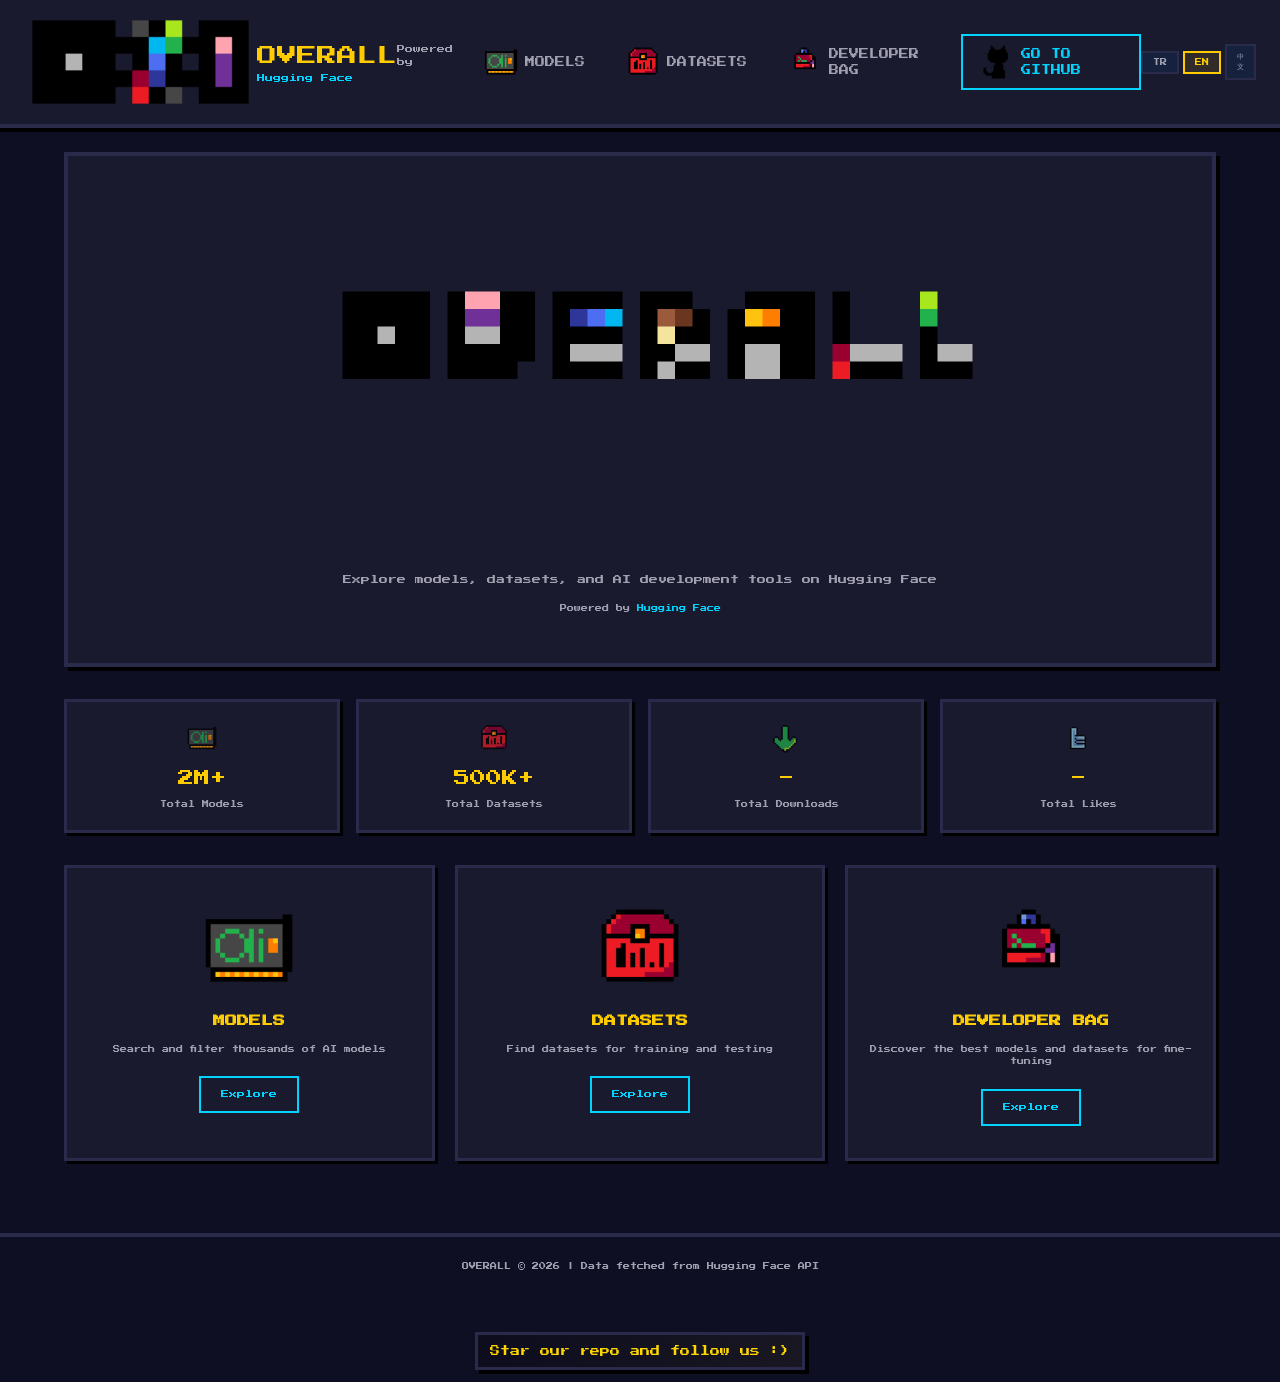
<file: index.html>
﻿<!DOCTYPE html>
<html lang="en">
<head>
  <meta charset="UTF-8">
  <meta name="viewport" content="width=device-width, initial-scale=1.0">
  <title>Overall</title>
  <link rel="icon" type="image/png" sizes="32x32" href="Logos/Overall_Small_Logo.png">
  <link rel="stylesheet" href="css/style.css">
</head>
<body>
  <nav class="navbar">
    <a href="index.html" class="navbar-brand">
      <img src="Logos/Overall_Small_Logo.png" alt="Overall">
      <div class="navbar-brand-text">
        <span>OVERALL</span>
        <small class="navbar-powered">Powered by <a href="https://huggingface.co" target="_blank">Hugging Face</a></small>
      </div>
    </a>
    <div class="navbar-links">
      <a href="models.html"><img src="Icons/Pages/Overall_Models_Icon.png" class="nav-icon"><span data-i18n="nav_models">MODELS</span></a>
      <a href="datasets.html"><img src="Icons/Pages/Overall_Datasets_Icon.png" class="nav-icon"><span data-i18n="nav_datasets">DATASETS</span></a>
      <a href="developer.html"><img src="Icons/Pages/Overall_Developer_Bag_Icon.png" class="nav-icon"><span data-i18n="nav_developer">DEVELOPER BAG</span></a>
      <a href="https://github.com/articipate/Overall" target="_blank" class="nav-github-btn"><img src="Icons/Pages/Overall_GitHub_Icon.png" class="nav-icon"><span>GO TO GITHUB</span></a>
    </div>
  </nav>

  <div class="container">
    <div class="hero">
      <img src="Logos/Overall_Long_Logo.png" alt="Overall" class="hero-logo">
      <p class="hero-desc" data-i18n="hero_desc">Hugging Face uzerindeki modelleri, datasetleri ve AI gelistirme araclarini kesfedin</p>
      <p class="hero-powered">Powered by <a href="https://huggingface.co" target="_blank">Hugging Face</a></p>
    </div>

    <div class="stats-bar">
      <div class="stats-card">
        <img src="Icons/Pages/Overall_Models_Icon.png" class="stats-card-icon" alt="Models">
        <span class="stats-card-value" id="stat-models">...</span>
        <span class="stats-card-label" data-i18n="stat_total_models">Toplam Model</span>
      </div>
      <div class="stats-card">
        <img src="Icons/Pages/Overall_Datasets_Icon.png" class="stats-card-icon" alt="Datasets">
        <span class="stats-card-value" id="stat-datasets">...</span>
        <span class="stats-card-label" data-i18n="stat_total_datasets">Toplam Dataset</span>
      </div>
      <div class="stats-card">
        <img src="Icons/Cards/Overall_Total_Dowloading_Icon.png" class="stats-card-icon" alt="Downloads">
        <span class="stats-card-value" id="stat-downloads">...</span>
        <span class="stats-card-label" data-i18n="stat_total_downloads">Toplam Indirme</span>
      </div>
      <div class="stats-card">
        <img src="Icons/Cards/Overall_Total_Likes_Icon.png" class="stats-card-icon" alt="Likes">
        <span class="stats-card-value" id="stat-likes">...</span>
        <span class="stats-card-label" data-i18n="stat_total_likes">Toplam Begeni</span>
      </div>
    </div>

    <div class="home-cards">
      <a href="models.html" class="home-card">
        <img src="Icons/Pages/Overall_Models_Icon.png" class="home-card-icon" alt="Models">
        <h3 data-i18n="nav_models">MODELS</h3>
        <p data-i18n="home_models_desc">Binlerce AI modelini arayin ve filtreleyin</p>
        <span class="home-card-btn" data-i18n="home_explore">Kesfet</span>
      </a>
      <a href="datasets.html" class="home-card">
        <img src="Icons/Pages/Overall_Datasets_Icon.png" class="home-card-icon" alt="Datasets">
        <h3 data-i18n="nav_datasets">DATASETS</h3>
        <p data-i18n="home_datasets_desc">Egitim ve test icin datasetleri bulun</p>
        <span class="home-card-btn" data-i18n="home_explore">Kesfet</span>
      </a>
      <a href="developer.html" class="home-card">
        <img src="Icons/Pages/Overall_Developer_Bag_Icon.png" class="home-card-icon" alt="Developer Bag">
        <h3 data-i18n="nav_developer">DEVELOPER BAG</h3>
        <p data-i18n="home_dev_desc">Fine-tuning icin en iyi model ve datasetleri kesfedin</p>
        <span class="home-card-btn" data-i18n="home_explore">Kesfet</span>
      </a>
    </div>
  </div>

  <footer class="footer" data-i18n-html="footer">
    OVERALL &copy; 2026 | Veriler Hugging Face API ile cekilmektedir
  </footer>

  <script src="js/config.js"></script>
  <script src="js/api.js"></script>
  <script src="js/stats.js"></script>
  <script src="js/i18n.js"></script>
  <script src="js/nav.js"></script>
  <footer class="pixel-footer">
    <a href="https://github.com/articipate/Overall" target="_blank">Star our repo and follow us :)</a>
  </footer>
</body>
</html>
</file>
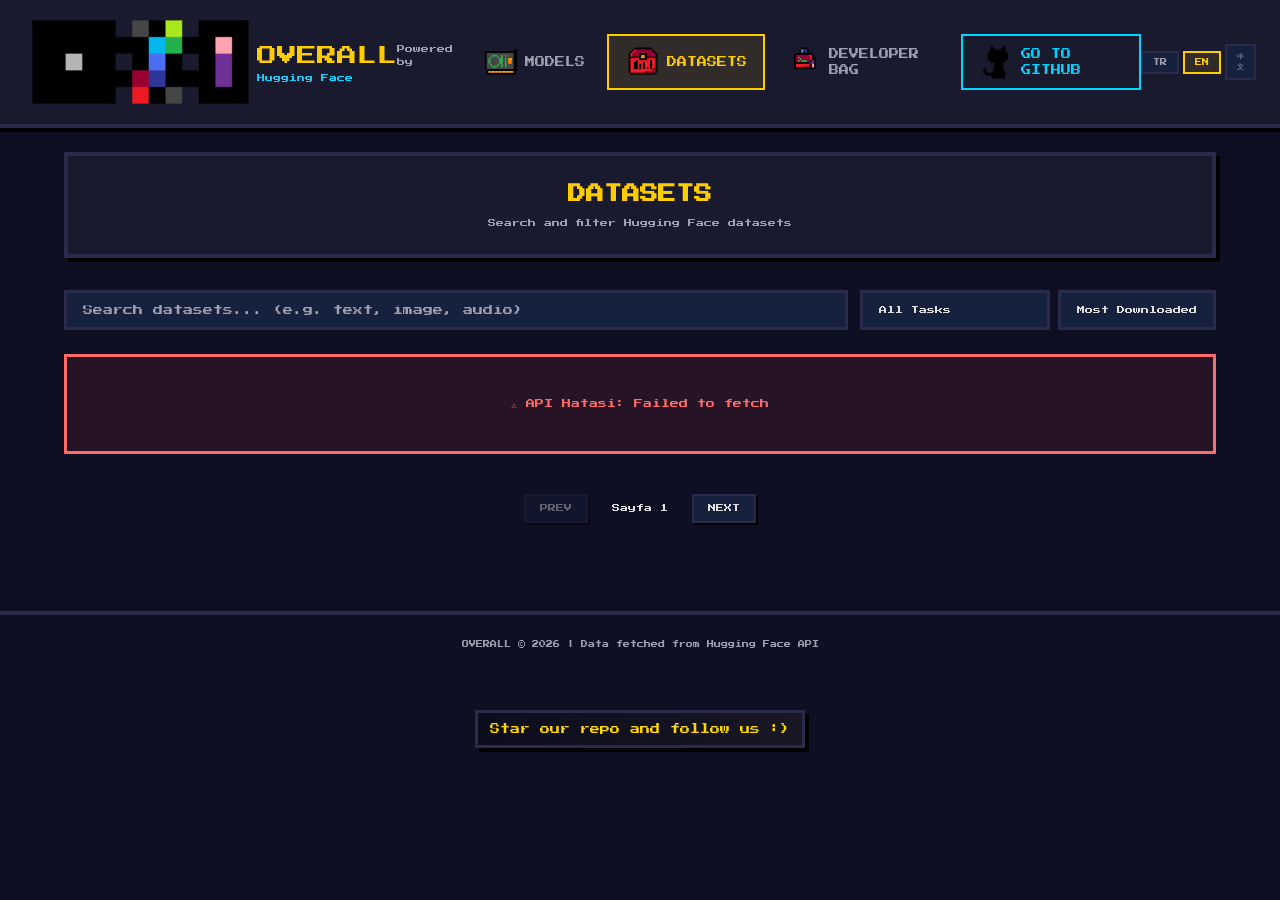
<file: datasets.html>
﻿<!DOCTYPE html>
<html lang="tr">
<head>
  <meta charset="UTF-8">
  <meta name="viewport" content="width=device-width, initial-scale=1.0">
  <title>Overall - Datasets</title>
  <link rel="icon" type="image/png" sizes="32x32" href="Logos/Overall_Small_Logo.png">
  <link rel="stylesheet" href="css/style.css">
</head>
<body>
  <nav class="navbar">
    <a href="index.html" class="navbar-brand">
      <img src="Logos/Overall_Small_Logo.png" alt="Overall">
      <div class="navbar-brand-text">
        <span>OVERALL</span>
        <small class="navbar-powered">Powered by <a href="https://huggingface.co" target="_blank">Hugging Face</a></small>
      </div>
    </a>
    <div class="navbar-links">
      <a href="models.html"><img src="Icons/Pages/Overall_Models_Icon.png" class="nav-icon"><span data-i18n="nav_models">MODELS</span></a>
      <a href="datasets.html"><img src="Icons/Pages/Overall_Datasets_Icon.png" class="nav-icon"><span data-i18n="nav_datasets">DATASETS</span></a>
      <a href="developer.html"><img src="Icons/Pages/Overall_Developer_Bag_Icon.png" class="nav-icon"><span data-i18n="nav_developer">DEVELOPER BAG</span></a>
      <a href="https://github.com/articipate/Overall" target="_blank" class="nav-github-btn"><img src="Icons/Pages/Overall_GitHub_Icon.png" class="nav-icon"><span>GO TO GITHUB</span></a>
    </div>
  </nav>

  <div class="container">
    <div class="page-header">
      <h1 data-i18n="datasets_title">DATASETS</h1>
      <p data-i18n="datasets_desc">Hugging Face datasetlerini arayin ve filtreleyin</p>
    </div>

    <div class="controls">
      <div class="search-box">
        <input type="text" id="search-input" data-i18n="search_datasets" placeholder="Dataset ara... (ornek: text, image, audio)">
      </div>
      <div class="filter-group">
        <select id="task-filter" class="filter-select">
          <option value="" data-i18n="all_tasks">Tum Gorevler</option>
          <option value="text-classification" data-i18n="task_text_classification">Text Classification</option>
          <option value="text-generation" data-i18n="task_text_generation">Text Generation</option>
          <option value="question-answering" data-i18n="task_question_answering">Question Answering</option>
          <option value="summarization" data-i18n="task_summarization">Summarization</option>
          <option value="translation" data-i18n="task_translation">Translation</option>
          <option value="image-classification" data-i18n="task_image_classification">Image Classification</option>
          <option value="object-detection" data-i18n="task_object_detection">Object Detection</option>
          <option value="speech-recognition" data-i18n="task_speech_recognition">Speech Recognition</option>
          <option value="token-classification">Token Classification</option>
          <option value="conversational" data-i18n="task_conversational">Conversational</option>
          <option value="fill-mask" data-i18n="task_fill_mask">Fill Mask</option>
        </select>
        <select id="sort-filter" class="filter-select">
          <option value="downloads" data-i18n="most_downloaded">En Cok Indirilen</option>
          <option value="likes" data-i18n="most_liked">En Cok Begenilen</option>
          <option value="lastModified" data-i18n="last_updated">Son Guncellenen</option>
        </select>
      </div>
    </div>

    <div id="datasets-container"></div>

    <div class="pagination">
      <button id="prev-btn" disabled data-i18n="prev">ONCEKI</button>
      <span id="page-info" style="padding:8px 16px;font-size:8px">Sayfa 1</span>
      <button id="next-btn" data-i18n="next">SONRAKI</button>
    </div>
  </div>

  <footer class="footer" data-i18n-html="footer">
    OVERALL &copy; 2026 | Veriler Hugging Face API ile cekilmektedir
  </footer>

  <script src="js/config.js"></script>
  <script src="js/api.js"></script>
  <script src="js/datasets.js"></script>
  <script src="js/i18n.js"></script>
  <script src="js/nav.js"></script>
  <footer class="pixel-footer">
    <a href="https://github.com/articipate/Overall" target="_blank">Star our repo and follow us :)</a>
  </footer>
</body>
</html>
</file>
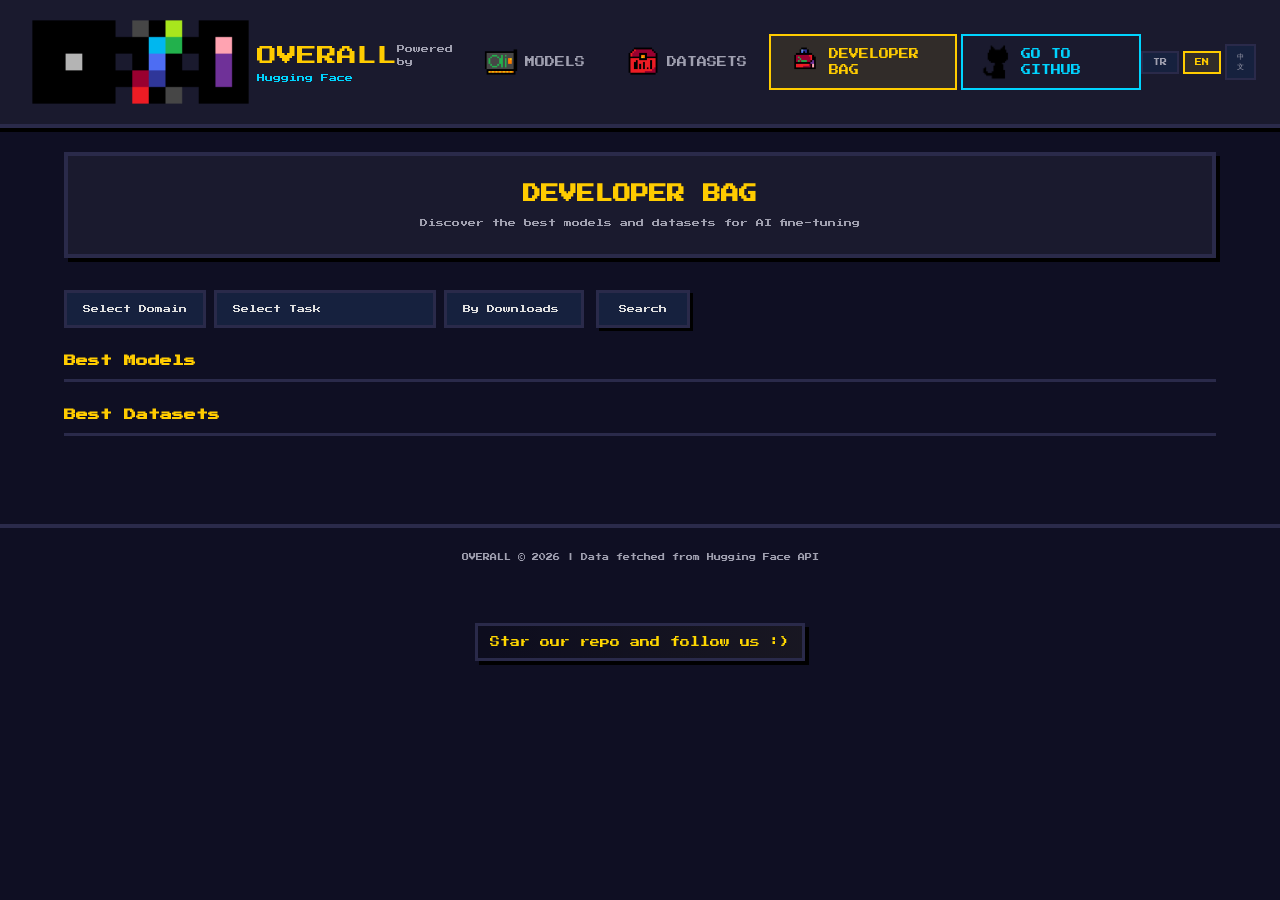
<file: developer.html>
<!DOCTYPE html>
<html lang="tr">
<head>
  <meta charset="UTF-8">
  <meta name="viewport" content="width=device-width, initial-scale=1.0">
  <title>Overall - Developer Bag</title>
  <link rel="icon" type="image/png" sizes="32x32" href="Logos/Overall_Small_Logo.png">
  <link rel="stylesheet" href="css/style.css">
</head>
<body>
  <nav class="navbar">
    <a href="index.html" class="navbar-brand">
      <img src="Logos/Overall_Small_Logo.png" alt="Overall">
      <div class="navbar-brand-text">
        <span>OVERALL</span>
        <small class="navbar-powered">Powered by <a href="https://huggingface.co" target="_blank">Hugging Face</a></small>
      </div>
    </a>
    <div class="navbar-links">
      <a href="models.html"><img src="Icons/Pages/Overall_Models_Icon.png" class="nav-icon"><span data-i18n="nav_models">MODELS</span></a>
      <a href="datasets.html"><img src="Icons/Pages/Overall_Datasets_Icon.png" class="nav-icon"><span data-i18n="nav_datasets">DATASETS</span></a>
      <a href="developer.html"><img src="Icons/Pages/Overall_Developer_Bag_Icon.png" class="nav-icon"><span data-i18n="nav_developer">DEVELOPER BAG</span></a>
      <a href="https://github.com/articipate/Overall" target="_blank" class="nav-github-btn"><img src="Icons/Pages/Overall_GitHub_Icon.png" class="nav-icon"><span>GO TO GITHUB</span></a>
    </div>
  </nav>

  <div class="container">
    <div class="page-header">
      <h1 data-i18n="developer_title">DEVELOPER BAG</h1>
      <p data-i18n="developer_desc">AI fine-tuning icin en iyi modelleri ve datasetleri kesfedin</p>
    </div>

    <div class="controls">
      <div class="filter-group">
        <select id="domain-filter" class="filter-select">
          <option value="" data-i18n="select_domain">Domain Secin</option>
          <option value="medical" data-i18n="domain_medical">Medical</option>
          <option value="finance" data-i18n="domain_finance">Finance</option>
          <option value="legal" data-i18n="domain_legal">Legal</option>
          <option value="code" data-i18n="domain_code">Code</option>
          <option value="education" data-i18n="domain_education">Education</option>
          <option value="gaming" data-i18n="domain_gaming">Gaming</option>
          <option value="ecommerce" data-i18n="domain_ecommerce">E-commerce</option>
          <option value="science" data-i18n="domain_science">Science</option>
          <option value="automotive" data-i18n="domain_automotive">Automotive</option>
          <option value="energy" data-i18n="domain_energy">Energy</option>
          <option value="agriculture" data-i18n="domain_agriculture">Agriculture</option>
          <option value="media" data-i18n="domain_media">Media</option>
        </select>
        <select id="task-filter" class="filter-select">
          <option value="" data-i18n="select_task">Gorev Secin</option>
          <option value="text-classification" data-i18n="task_text_classification">Text Classification</option>
          <option value="text-generation" data-i18n="task_text_generation">Text Generation</option>
          <option value="question-answering" data-i18n="task_question_answering">Question Answering</option>
          <option value="summarization" data-i18n="task_summarization">Summarization</option>
          <option value="translation" data-i18n="task_translation">Translation</option>
          <option value="image-classification" data-i18n="task_image_classification">Image Classification</option>
          <option value="object-detection" data-i18n="task_object_detection">Object Detection</option>
          <option value="automatic-speech-recognition" data-i18n="task_speech_recognition">Speech Recognition</option>
          <option value="fill-mask" data-i18n="task_fill_mask">Fill Mask</option>
          <option value="conversational" data-i18n="task_conversational">Conversational</option>
          <option value="zero-shot-classification" data-i18n="task_zero_shot">Zero Shot Classification</option>
        </select>
        <select id="sort-rank-filter" class="filter-select">
          <option value="downloads" data-i18n="rank_downloads">Downloads'a Gore</option>
          <option value="likes" data-i18n="rank_likes">Likes'a Gore</option>
        </select>
      </div>
      <button id="search-btn" class="btn" data-i18n="find_models">Ara</button>
    </div>

    <div id="dev-best3-section" class="rank-section" style="display:none">
      <h2 class="section-title" data-i18n="best_3">En İyi 3</h2>
      <div id="dev-best3-container"></div>
    </div>

    <div id="dev-worst3-section" class="rank-section" style="display:none">
      <h2 class="section-title" data-i18n="worst_3">En Kötü 3</h2>
      <div id="dev-worst3-container"></div>
    </div>

    <div id="dev-models-section">
      <h2 class="section-title" data-i18n="best_models">En Iyi Modeller</h2>
      <div id="dev-models-container"></div>
    </div>

    <div id="dev-datasets-section">
      <h2 class="section-title" data-i18n="best_datasets">En Iyi Datasetler</h2>
      <div id="dev-datasets-container"></div>
    </div>
  </div>

  <footer class="footer" data-i18n-html="footer">
    OVERALL &copy; 2026 | Veriler Hugging Face API ile cekilmektedir
  </footer>

  <script src="js/config.js"></script>
  <script src="js/api.js"></script>
  <script src="js/i18n.js"></script>
  <script src="js/developer.js"></script>
  <script src="js/nav.js"></script>
  <footer class="pixel-footer">
    <a href="https://github.com/articipate/Overall" target="_blank">Star our repo and follow us :)</a>
  </footer>
</body>
</html>
</file>
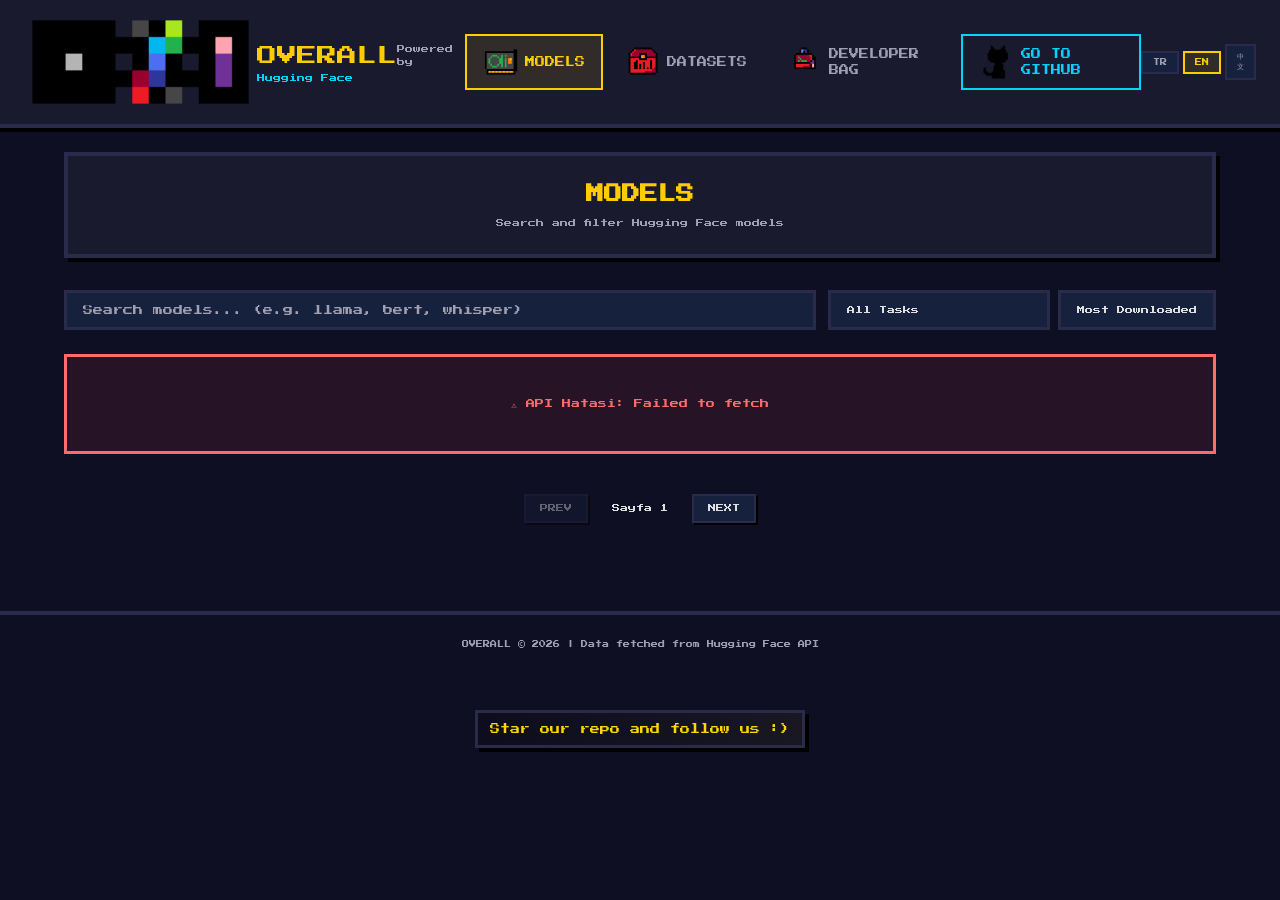
<file: models.html>
﻿<!DOCTYPE html>
<html lang="tr">
<head>
  <meta charset="UTF-8">
  <meta name="viewport" content="width=device-width, initial-scale=1.0">
  <title>Overall - Models</title>
  <link rel="icon" type="image/png" sizes="32x32" href="Logos/Overall_Small_Logo.png">
  <link rel="stylesheet" href="css/style.css">
</head>
<body>
  <nav class="navbar">
    <a href="index.html" class="navbar-brand">
      <img src="Logos/Overall_Small_Logo.png" alt="Overall">
      <div class="navbar-brand-text">
        <span>OVERALL</span>
        <small class="navbar-powered">Powered by <a href="https://huggingface.co" target="_blank">Hugging Face</a></small>
      </div>
    </a>
    <div class="navbar-links">
      <a href="models.html"><img src="Icons/Pages/Overall_Models_Icon.png" class="nav-icon"><span data-i18n="nav_models">MODELS</span></a>
      <a href="datasets.html"><img src="Icons/Pages/Overall_Datasets_Icon.png" class="nav-icon"><span data-i18n="nav_datasets">DATASETS</span></a>
      <a href="developer.html"><img src="Icons/Pages/Overall_Developer_Bag_Icon.png" class="nav-icon"><span data-i18n="nav_developer">DEVELOPER BAG</span></a>
      <a href="https://github.com/articipate/Overall" target="_blank" class="nav-github-btn"><img src="Icons/Pages/Overall_GitHub_Icon.png" class="nav-icon"><span>GO TO GITHUB</span></a>
    </div>
  </nav>

  <div class="container">
    <div class="page-header">
      <h1 data-i18n="models_title">MODELS</h1>
      <p data-i18n="models_desc">Hugging Face modellerini arayin ve filtreleyin</p>
    </div>

    <div class="controls">
      <div class="search-box">
        <input type="text" id="search-input" data-i18n="search_models" placeholder="Model ara... (ornek: llama, bert, whisper)">
      </div>
      <div class="filter-group">
        <select id="task-filter" class="filter-select">
          <option value="" data-i18n="all_tasks">Tum Gorevler</option>
          <option value="text-generation" data-i18n="task_text_generation">Text Generation</option>
          <option value="text-classification" data-i18n="task_text_classification">Text Classification</option>
          <option value="text2text-generation">Text2Text Generation</option>
          <option value="image-classification" data-i18n="task_image_classification">Image Classification</option>
          <option value="text-to-image">Text to Image</option>
          <option value="image-to-text">Image to Text</option>
          <option value="object-detection" data-i18n="task_object_detection">Object Detection</option>
          <option value="question-answering" data-i18n="task_question_answering">Question Answering</option>
          <option value="summarization" data-i18n="task_summarization">Summarization</option>
          <option value="translation" data-i18n="task_translation">Translation</option>
          <option value="fill-mask" data-i18n="task_fill_mask">Fill Mask</option>
          <option value="sentence-similarity">Sentence Similarity</option>
          <option value="automatic-speech-recognition" data-i18n="task_speech_recognition">Speech Recognition</option>
          <option value="text-to-speech">Text to Speech</option>
          <option value="zero-shot-classification" data-i18n="task_zero_shot">Zero Shot Classification</option>
        </select>
        <select id="sort-filter" class="filter-select">
          <option value="downloads" data-i18n="most_downloaded">En Cok Indirilen</option>
          <option value="likes" data-i18n="most_liked">En Cok Begenilen</option>
          <option value="trending" data-i18n="trending">Trendler</option>
          <option value="lastModified" data-i18n="last_updated">Son Guncellenen</option>
        </select>
      </div>
    </div>

    <div id="models-container"></div>

    <div class="pagination">
      <button id="prev-btn" disabled data-i18n="prev">ONCEKI</button>
      <span id="page-info" style="padding:8px 16px;font-size:8px">Sayfa 1</span>
      <button id="next-btn" data-i18n="next">SONRAKI</button>
    </div>
  </div>

  <footer class="footer" data-i18n-html="footer">
    OVERALL &copy; 2026 | Veriler Hugging Face API ile cekilmektedir
  </footer>

  <script src="js/config.js"></script>
  <script src="js/api.js"></script>
  <script src="js/models.js"></script>
  <script src="js/i18n.js"></script>
  <script src="js/nav.js"></script>
  <footer class="pixel-footer">
    <a href="https://github.com/articipate/Overall" target="_blank">Star our repo and follow us :)</a>
  </footer>
</body>
</html>
</file>
<file: css/style.css>
﻿@import url('https://fonts.googleapis.com/css2?family=Press+Start+2P&display=swap');

:root {
  --bg-primary: #0f0f23;
  --bg-secondary: #1a1a2e;
  --bg-card: #16213e;
  --bg-card-hover: #1a2744;
  --text-primary: #e0e0e0;
  --text-secondary: #a0a0b0;
  --text-accent: #ffcc00;
  --accent-1: #00d4ff;
  --accent-2: #ff6b6b;
  --accent-3: #4ecdc4;
  --accent-4: #a855f7;
  --accent-5: #f97316;
  --border: #2a2a4a;
  --border-accent: #3a3a6a;
  --pixel-shadow: #000000;
  --gold: #ffd700;
  --silver: #c0c0c0;
  --bronze: #cd7f32;
}

* {
  margin: 0;
  padding: 0;
  box-sizing: border-box;
}

body {
  font-family: 'Press Start 2P', monospace;
  background-color: var(--bg-primary);
  color: var(--text-primary);
  min-height: 100vh;
  image-rendering: pixelated;
  line-height: 1.6;
  font-size: 10px;
}

a { color: var(--accent-1); text-decoration: none; }
a:hover { color: var(--text-accent); }

/* NAVBAR */
.navbar {
  background: var(--bg-secondary);
  border-bottom: 4px solid var(--border);
  padding: 12px 24px;
  display: flex;
  align-items: center;
  justify-content: space-between;
  position: sticky;
  top: 0;
  z-index: 100;
  box-shadow: 0 4px 0 var(--pixel-shadow);
}

.navbar-brand {
  display: flex;
  align-items: center;
  gap: 0;
  text-decoration: none;
}

.navbar-brand img {
  height: 100px;
  width: auto;
  image-rendering: auto;
}

.navbar-brand-text {
  display: flex;
  flex-direction: column;
  gap: 0;
}

.navbar-brand span {
  color: var(--text-accent);
  font-size: 20px;
}

.navbar-powered {
  font-size: 8px;
  color: var(--text-secondary);
}

.navbar-powered a {
  color: var(--accent-1);
}

.navbar-links {
  display: flex;
  gap: 4px;
}

.navbar-links a {
  color: var(--text-secondary);
  font-size: 10px;
  padding: 8px 16px;
  border: 2px solid transparent;
  transition: all 0.1s;
  display: flex;
  align-items: center;
  gap: 6px;
}

.nav-icon {
  height: 36px;
  width: 36px;
  object-fit: contain;
  image-rendering: auto;
}

.navbar-links a:hover {
  color: var(--text-accent);
  border-color: var(--border-accent);
  background: var(--bg-card);
}

.navbar-links a.active {
  color: var(--text-accent);
  border-color: var(--text-accent);
  background: rgba(255, 204, 0, 0.1);
}

.nav-github-btn {
  border-color: var(--accent-1) !important;
  color: var(--accent-1) !important;
}

.nav-github-btn:hover {
  background: var(--accent-1) !important;
  color: var(--bg-primary) !important;
  border-color: var(--accent-1) !important;
}

/* CONTAINER */
.container {
  max-width: 1200px;
  margin: 0 auto;
  padding: 24px;
}

.page-header {
  text-align: center;
  margin-bottom: 32px;
  padding: 24px;
  border: 4px solid var(--border);
  background: var(--bg-secondary);
  box-shadow: 4px 4px 0 var(--pixel-shadow);
}

.page-header h1 {
  font-size: 18px;
  color: var(--text-accent);
  margin-bottom: 8px;
}

.page-header p {
  font-size: 8px;
  color: var(--text-secondary);
}

/* CONTROLS */
.controls {
  display: flex;
  gap: 12px;
  margin-bottom: 24px;
  flex-wrap: wrap;
}

.search-box {
  flex: 1;
  min-width: 250px;
}

.search-box input {
  width: 100%;
  padding: 12px 16px;
  font-family: 'Press Start 2P', monospace;
  font-size: 10px;
  background: var(--bg-card);
  color: var(--text-primary);
  border: 3px solid var(--border);
  outline: none;
}

.search-box input:focus {
  border-color: var(--accent-1);
  box-shadow: 0 0 0 2px rgba(0, 212, 255, 0.2);
}

.search-box input::placeholder {
  color: var(--text-secondary);
}

.filter-group {
  display: flex;
  gap: 8px;
}

.filter-select {
  padding: 12px 16px;
  font-family: 'Press Start 2P', monospace;
  font-size: 8px;
  background: var(--bg-card);
  color: var(--text-primary);
  border: 3px solid var(--border);
  cursor: pointer;
  outline: none;
  appearance: none;
  min-width: 140px;
}

.filter-select:focus {
  border-color: var(--accent-1);
}

.filter-select option {
  background: var(--bg-secondary);
  color: var(--text-primary);
}

/* BUTTONS */
.btn {
  font-family: 'Press Start 2P', monospace;
  font-size: 8px;
  padding: 12px 20px;
  border: 3px solid var(--border);
  background: var(--bg-card);
  color: var(--text-primary);
  cursor: pointer;
  transition: all 0.1s;
  box-shadow: 3px 3px 0 var(--pixel-shadow);
}

.btn:hover {
  background: var(--bg-card-hover);
  transform: translate(1px, 1px);
  box-shadow: 2px 2px 0 var(--pixel-shadow);
}

/* LEADERBOARD */
.leaderboard {
  border: 4px solid var(--border);
  background: var(--bg-secondary);
  box-shadow: 4px 4px 0 var(--pixel-shadow);
  overflow: hidden;
}

.leaderboard-header {
  display: grid;
  grid-template-columns: 60px 1fr 120px 120px 120px 100px;
  padding: 12px 16px;
  background: var(--bg-card);
  border-bottom: 4px solid var(--border);
  font-size: 8px;
  color: var(--text-secondary);
  gap: 8px;
  align-items: center;
}

.leaderboard-row {
  display: grid;
  grid-template-columns: 60px 1fr 120px 120px 120px 100px;
  padding: 12px 16px;
  border-bottom: 2px solid var(--border);
  font-size: 9px;
  gap: 8px;
  align-items: center;
  transition: background 0.1s;
}

.leaderboard-row:hover {
  background: var(--bg-card-hover);
}

.leaderboard-row:last-child {
  border-bottom: none;
}

/* RANKS */
.rank {
  font-size: 12px;
  font-weight: bold;
  text-align: center;
  width: 40px;
  height: 40px;
  display: flex;
  align-items: center;
  justify-content: center;
  border: 3px solid;
}

.rank-1 { color: var(--gold); border-color: var(--gold); background: rgba(255, 215, 0, 0.15); font-size: 14px; }
.rank-2 { color: var(--silver); border-color: var(--silver); background: rgba(192, 192, 192, 0.15); font-size: 14px; }
.rank-3 { color: var(--bronze); border-color: var(--bronze); background: rgba(205, 127, 50, 0.15); font-size: 14px; }
.rank-other { color: var(--text-secondary); border-color: var(--border); }

/* ITEM INFO */
.item-info {
  display: flex;
  flex-direction: column;
  gap: 4px;
  min-width: 0;
}

.item-name {
  font-size: 10px;
  color: var(--accent-1);
  overflow: hidden;
  text-overflow: ellipsis;
  white-space: nowrap;
}

.item-name:hover { color: var(--text-accent); }

.item-author {
  font-size: 7px;
  color: var(--text-secondary);
}

.item-task {
  font-size: 7px;
  padding: 3px 8px;
  background: var(--bg-card);
  border: 2px solid var(--border);
  color: var(--accent-3);
  display: inline-block;
  white-space: nowrap;
}

/* STATS */
.stat { text-align: right; }
.stat-value { font-size: 10px; color: var(--text-primary); }
.stat-label { font-size: 6px; color: var(--text-secondary); display: block; margin-top: 2px; }
.stat-downloads { color: var(--accent-3); }
.stat-likes { color: var(--accent-2); }

/* CARDS */
.cards-grid {
  display: grid;
  grid-template-columns: repeat(auto-fill, minmax(320px, 1fr));
  gap: 16px;
  margin-bottom: 24px;
}

.card {
  background: var(--bg-secondary);
  border: 3px solid var(--border);
  padding: 16px;
  box-shadow: 3px 3px 0 var(--pixel-shadow);
  transition: all 0.1s;
}

.card:hover {
  border-color: var(--accent-1);
  transform: translate(1px, 1px);
  box-shadow: 2px 2px 0 var(--pixel-shadow);
}

.card-header {
  display: flex;
  justify-content: space-between;
  align-items: flex-start;
  margin-bottom: 12px;
  gap: 8px;
}

.card-title {
  font-size: 10px;
  color: var(--accent-1);
  word-break: break-all;
}

.card-badges {
  display: flex;
  gap: 6px;
  flex-wrap: wrap;
  margin-bottom: 12px;
}

.badge {
  font-family: 'Press Start 2P', monospace;
  font-size: 6px;
  padding: 4px 8px;
  border: 2px solid;
  display: inline-block;
}

.badge-task { color: var(--accent-3); border-color: var(--accent-3); background: rgba(78, 205, 196, 0.1); }
.badge-library { color: var(--accent-4); border-color: var(--accent-4); background: rgba(168, 85, 247, 0.1); }

.card-stats {
  display: flex;
  gap: 16px;
  font-size: 8px;
}

.card-stat {
  display: flex;
  align-items: center;
  gap: 4px;
}

/* PAGINATION */
.pagination {
  display: flex;
  justify-content: center;
  gap: 8px;
  margin-top: 24px;
  padding: 16px;
}

.pagination button {
  font-family: 'Press Start 2P', monospace;
  font-size: 8px;
  padding: 8px 14px;
  background: var(--bg-card);
  color: var(--text-primary);
  border: 2px solid var(--border);
  cursor: pointer;
  box-shadow: 2px 2px 0 var(--pixel-shadow);
}

.pagination button:hover {
  background: var(--bg-card-hover);
  border-color: var(--accent-1);
}

.pagination button:disabled {
  opacity: 0.4;
  cursor: not-allowed;
}

/* LOADING */
.loading {
  text-align: center;
  padding: 60px;
  color: var(--text-secondary);
  font-size: 10px;
}

.loading::after {
  content: '';
  animation: dots 1.5s steps(4, end) infinite;
}

@keyframes dots {
  0%, 20% { content: ''; }
  40% { content: '.'; }
  60% { content: '..'; }
  80%, 100% { content: '...'; }
}

.loading-spinner {
  display: inline-block;
  width: 16px;
  height: 16px;
  border: 3px solid var(--border);
  border-top-color: var(--accent-1);
  animation: spin 0.8s steps(8) infinite;
  margin-right: 8px;
  vertical-align: middle;
}

@keyframes spin {
  to { transform: rotate(360deg); }
}

/* ERROR & EMPTY */
.error {
  text-align: center;
  padding: 40px;
  color: var(--accent-2);
  border: 3px solid var(--accent-2);
  background: rgba(239, 68, 68, 0.1);
  font-size: 9px;
}

.error::before { content: '⚠ '; }

.empty {
  text-align: center;
  padding: 60px;
  color: var(--text-secondary);
  font-size: 9px;
  border: 3px dashed var(--border);
}

/* FOOTER */
.footer {
  text-align: center;
  padding: 24px;
  border-top: 4px solid var(--border);
  margin-top: 48px;
  font-size: 7px;
  color: var(--text-secondary);
}

/* SCROLLBAR */
::-webkit-scrollbar { width: 8px; height: 8px; }
::-webkit-scrollbar-track { background: var(--bg-primary); }
::-webkit-scrollbar-thumb { background: var(--border-accent); border: 2px solid var(--bg-primary); }
::-webkit-scrollbar-thumb:hover { background: var(--accent-1); }

/* LANGUAGE SELECTOR */
.lang-selector {
  display: flex;
  gap: 4px;
  align-items: center;
}

.lang-btn {
  font-family: 'Press Start 2P', monospace;
  font-size: 7px;
  padding: 6px 10px;
  background: var(--bg-card);
  color: var(--text-secondary);
  border: 2px solid var(--border);
  cursor: pointer;
  transition: all 0.1s;
}

.lang-btn:hover {
  color: var(--text-accent);
  border-color: var(--border-accent);
}

.lang-btn.active {
  color: var(--text-accent);
  border-color: var(--text-accent);
  background: rgba(255, 204, 0, 0.1);
}

/* SECTION TITLES */
.section-title {
  font-size: 12px;
  color: var(--text-accent);
  margin: 24px 0 16px 0;
  padding-bottom: 8px;
  border-bottom: 3px solid var(--border);
}

/* RANKING */
.rank-section {
  margin-bottom: 8px;
}

.ranking-list {
  border: 3px solid var(--border);
  background: var(--bg-secondary);
  box-shadow: 3px 3px 0 var(--pixel-shadow);
  overflow: hidden;
}

.ranking-row {
  display: flex;
  align-items: center;
  gap: 16px;
  padding: 12px 16px;
  border-bottom: 2px solid var(--border);
  transition: background 0.1s;
}

.ranking-row:last-child {
  border-bottom: none;
}

.ranking-row:hover {
  background: var(--bg-card-hover);
}

.ranking-info {
  flex: 1;
  display: flex;
  flex-direction: column;
  gap: 4px;
  min-width: 0;
}

.ranking-name {
  font-size: 10px;
  color: var(--accent-1);
  overflow: hidden;
  text-overflow: ellipsis;
  white-space: nowrap;
}

.ranking-name:hover {
  color: var(--text-accent);
}

.ranking-stats {
  display: flex;
  gap: 16px;
  flex-shrink: 0;
}

/* HERO */
.hero {
  text-align: center;
  padding: 48px 24px;
  margin-bottom: 32px;
  border: 4px solid var(--border);
  background: var(--bg-secondary);
  box-shadow: 4px 4px 0 var(--pixel-shadow);
}

.hero-logo {
  max-width: 700px;
  width: 100%;
  height: auto;
  image-rendering: auto;
  margin-bottom: 16px;
}

.hero-desc {
  font-size: 9px;
  color: var(--text-secondary);
  max-width: 600px;
  margin: 0 auto;
}

.hero-powered {
  font-size: 7px;
  color: var(--text-secondary);
  margin-top: 16px;
}

.hero-powered a {
  color: var(--accent-1);
}

/* STATS BAR */
.stats-bar {
  display: grid;
  grid-template-columns: repeat(4, 1fr);
  gap: 16px;
  margin-bottom: 32px;
}

.stats-card {
  display: flex;
  flex-direction: column;
  align-items: center;
  text-align: center;
  padding: 20px 12px;
  background: var(--bg-secondary);
  border: 3px solid var(--border);
  box-shadow: 3px 3px 0 var(--pixel-shadow);
}

.stats-card-icon {
  height: 32px;
  width: 32px;
  object-fit: contain;
  image-rendering: auto;
  margin-bottom: 12px;
  opacity: 0.7;
}

.stats-card-value {
  font-size: 16px;
  color: var(--text-accent);
  margin-bottom: 8px;
}

.stats-card-label {
  font-size: 7px;
  color: var(--text-secondary);
}

/* HOME CARDS */
.home-cards {
  display: grid;
  grid-template-columns: repeat(3, 1fr);
  gap: 20px;
}

.home-card {
  display: flex;
  flex-direction: column;
  align-items: center;
  text-align: center;
  padding: 32px 20px;
  background: var(--bg-secondary);
  border: 3px solid var(--border);
  box-shadow: 3px 3px 0 var(--pixel-shadow);
  transition: all 0.1s;
  text-decoration: none;
  color: var(--text-primary);
}

.home-card:hover {
  border-color: var(--accent-1);
  transform: translate(1px, 1px);
  box-shadow: 2px 2px 0 var(--pixel-shadow);
}

.home-card-icon {
  height: 96px;
  width: 96px;
  object-fit: contain;
  image-rendering: auto;
  margin-bottom: 16px;
}

.home-card h3 {
  font-size: 12px;
  color: var(--text-accent);
  margin-bottom: 12px;
}

.home-card p {
  font-size: 7px;
  color: var(--text-secondary);
  margin-bottom: 20px;
  line-height: 1.8;
}

.home-card-btn {
  font-family: 'Press Start 2P', monospace;
  font-size: 8px;
  padding: 10px 20px;
  border: 2px solid var(--accent-1);
  color: var(--accent-1);
  background: transparent;
  transition: all 0.1s;
}

.home-card:hover .home-card-btn {
  background: var(--accent-1);
  color: var(--bg-primary);
}

/* RESPONSIVE */
@media (max-width: 768px) {
  .navbar { flex-direction: column; gap: 12px; }
  .navbar-links { flex-wrap: wrap; justify-content: center; }
  .home-cards { grid-template-columns: 1fr; }
  .stats-bar { grid-template-columns: repeat(2, 1fr); }
  .hero-logo { max-width: 280px; }
  .cards-grid { grid-template-columns: 1fr; }
  .controls { flex-direction: column; }
  .filter-group { flex-wrap: wrap; }
}

/* TEMP PIXEL-ART FOOTER */
.pixel-footer {
  text-align: center;
  padding: 12px 0;
  margin-top: 24px;
  font-family: 'Press Start 2P', monospace;
  font-size: 10px;
  background: transparent;
  color: var(--gold);
}
.pixel-footer a {
  color: var(--gold);
  text-decoration: none;
  display: inline-block;
  padding: 8px 12px;
  border: 3px solid var(--border);
  background: linear-gradient(90deg, rgba(0,0,0,0.15), rgba(255,215,0,0.04));
  box-shadow: 4px 4px 0 var(--pixel-shadow);
  image-rendering: pixelated;
  transition: transform 0.08s;
}
.pixel-footer a:hover {
  transform: translate(2px, 2px);
  box-shadow: 2px 2px 0 var(--pixel-shadow);
  color: var(--bg-primary);
  background: var(--gold);
  text-shadow: none;
}
@media (max-width: 480px) {
  .pixel-footer { font-size: 9px; padding: 10px 0; }
}
</file>
